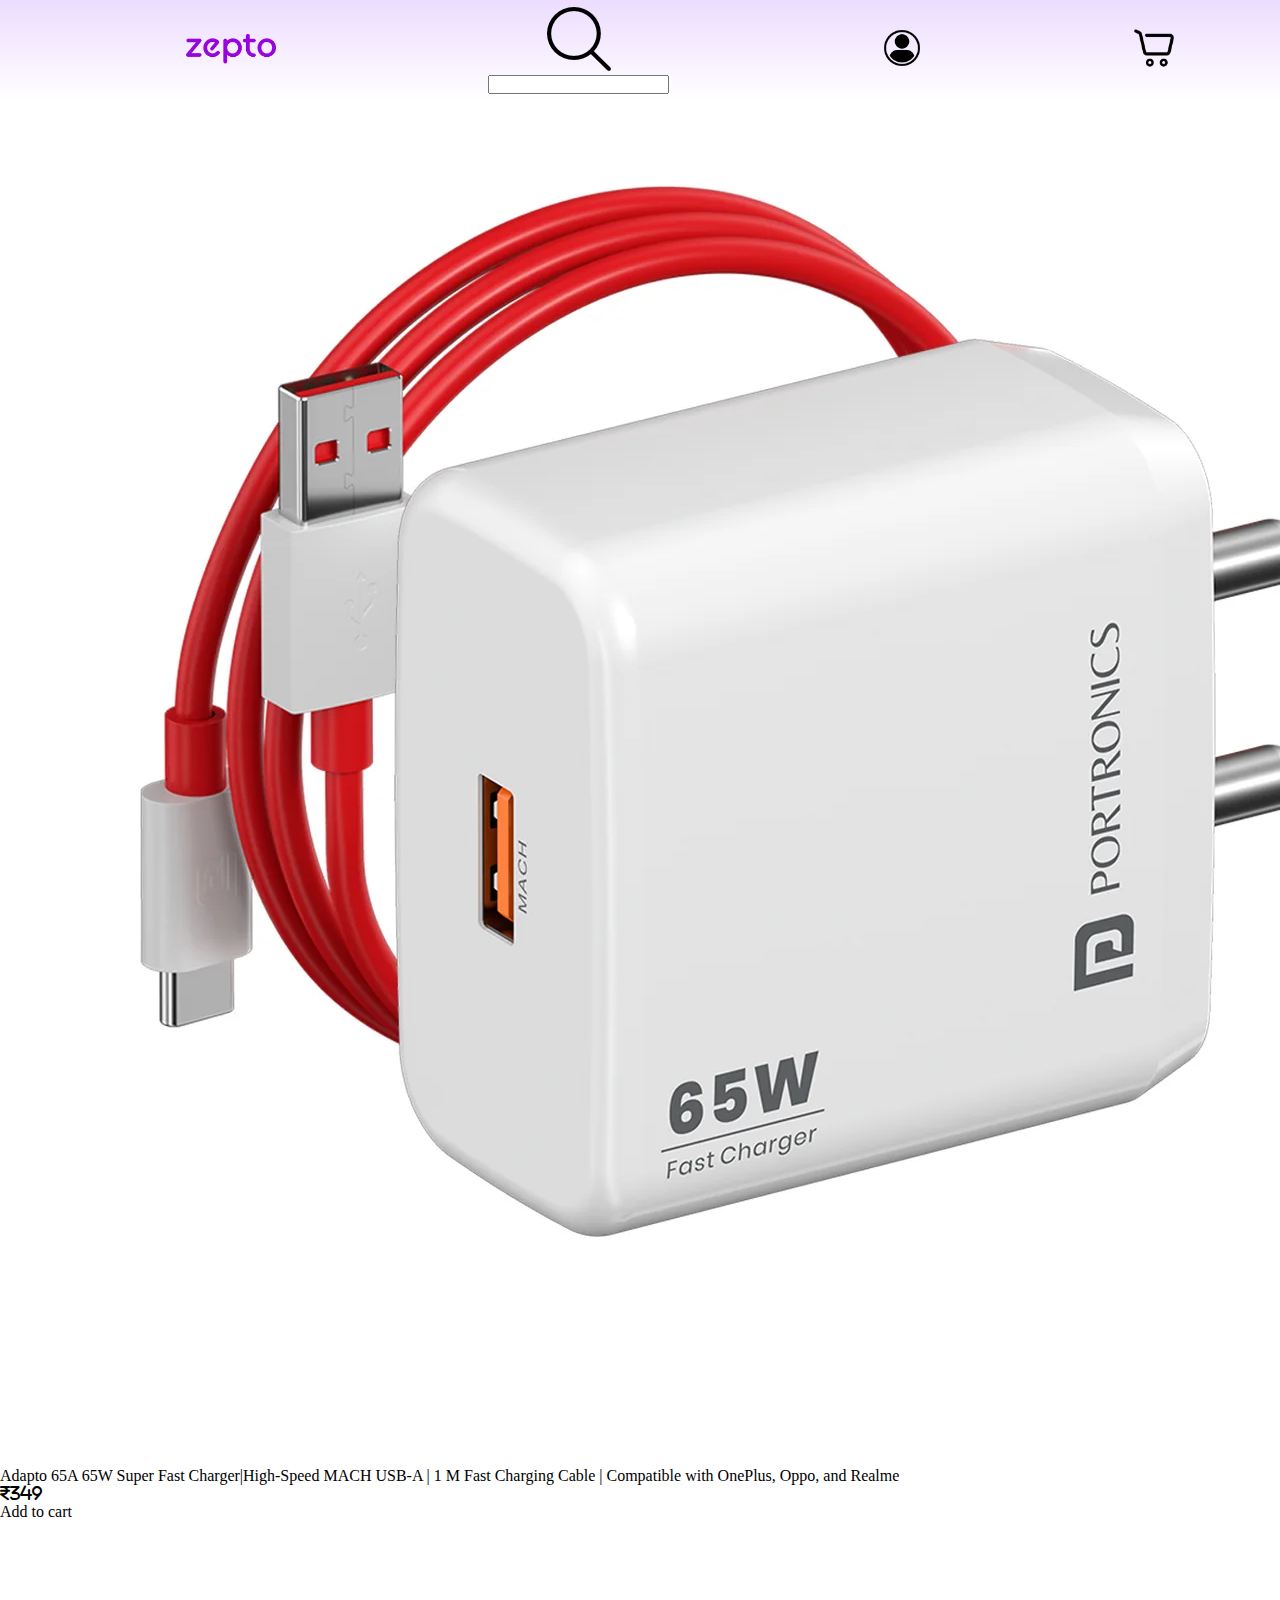
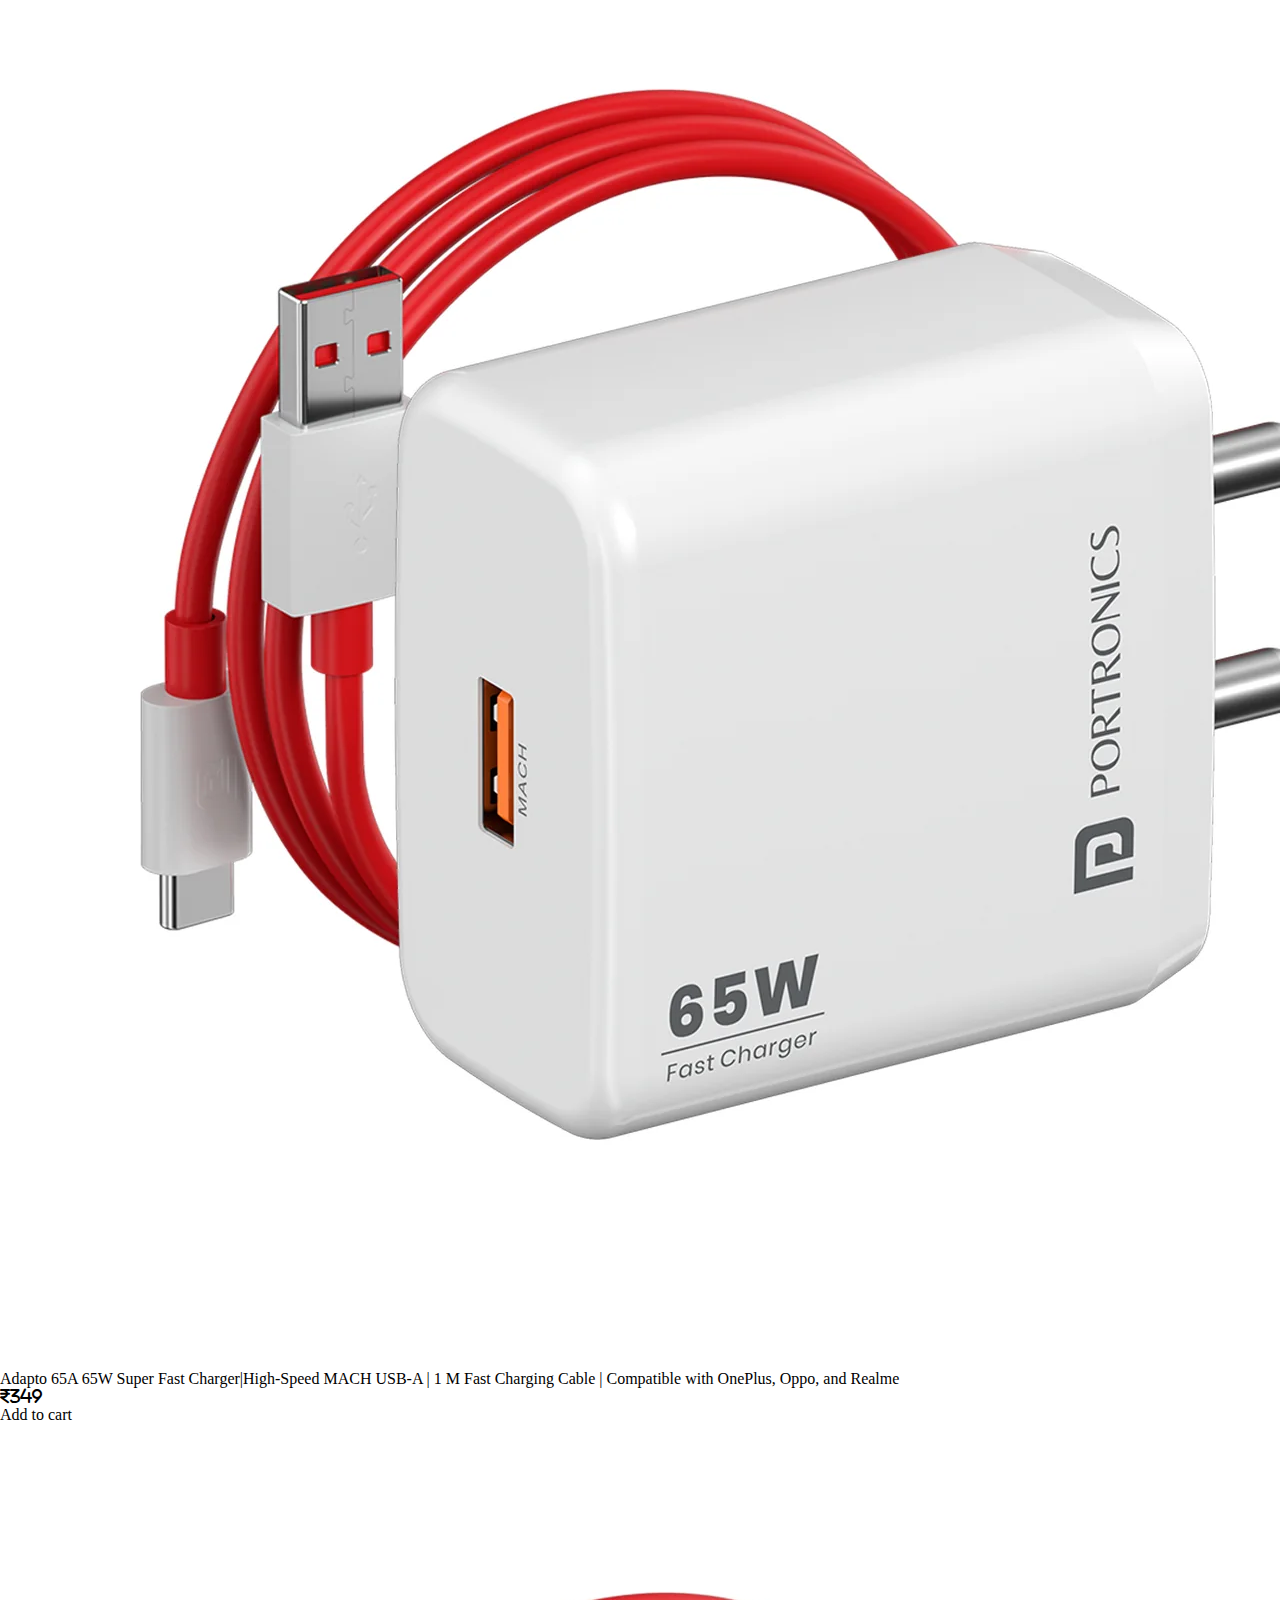
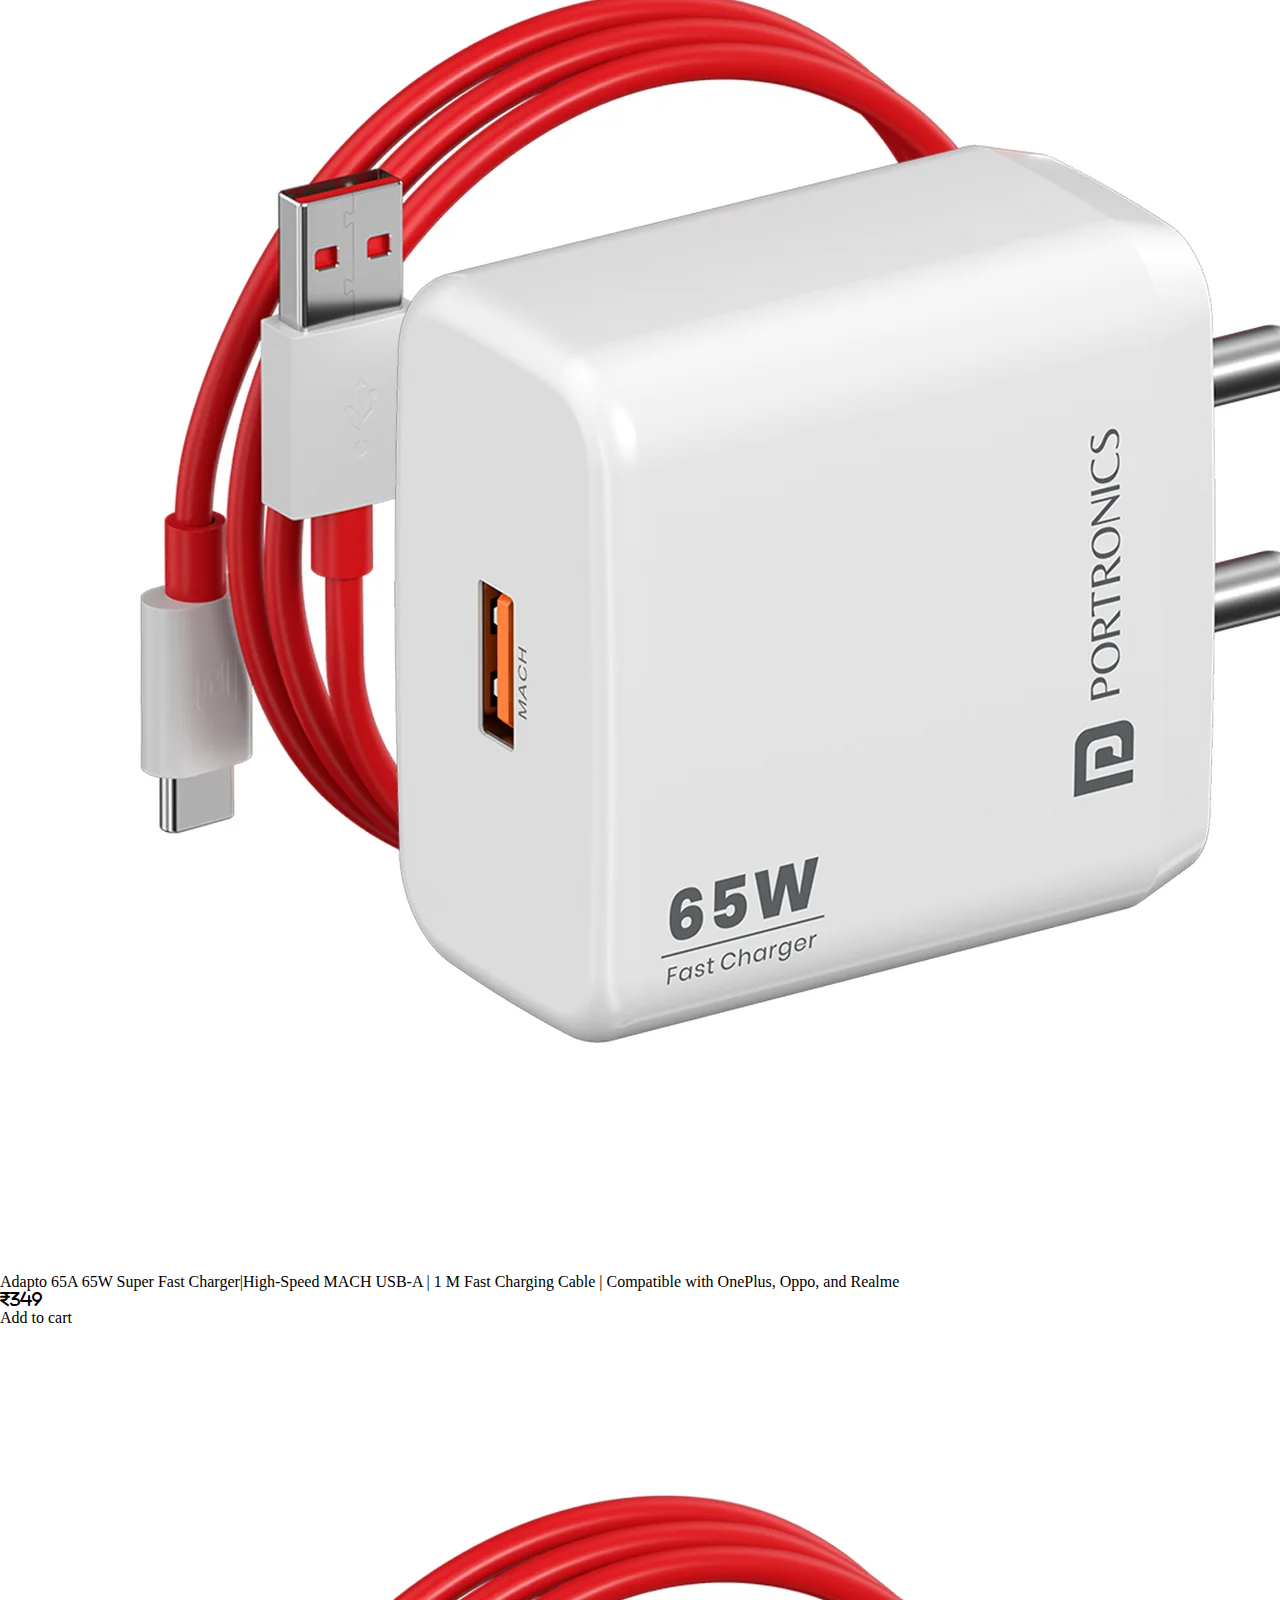
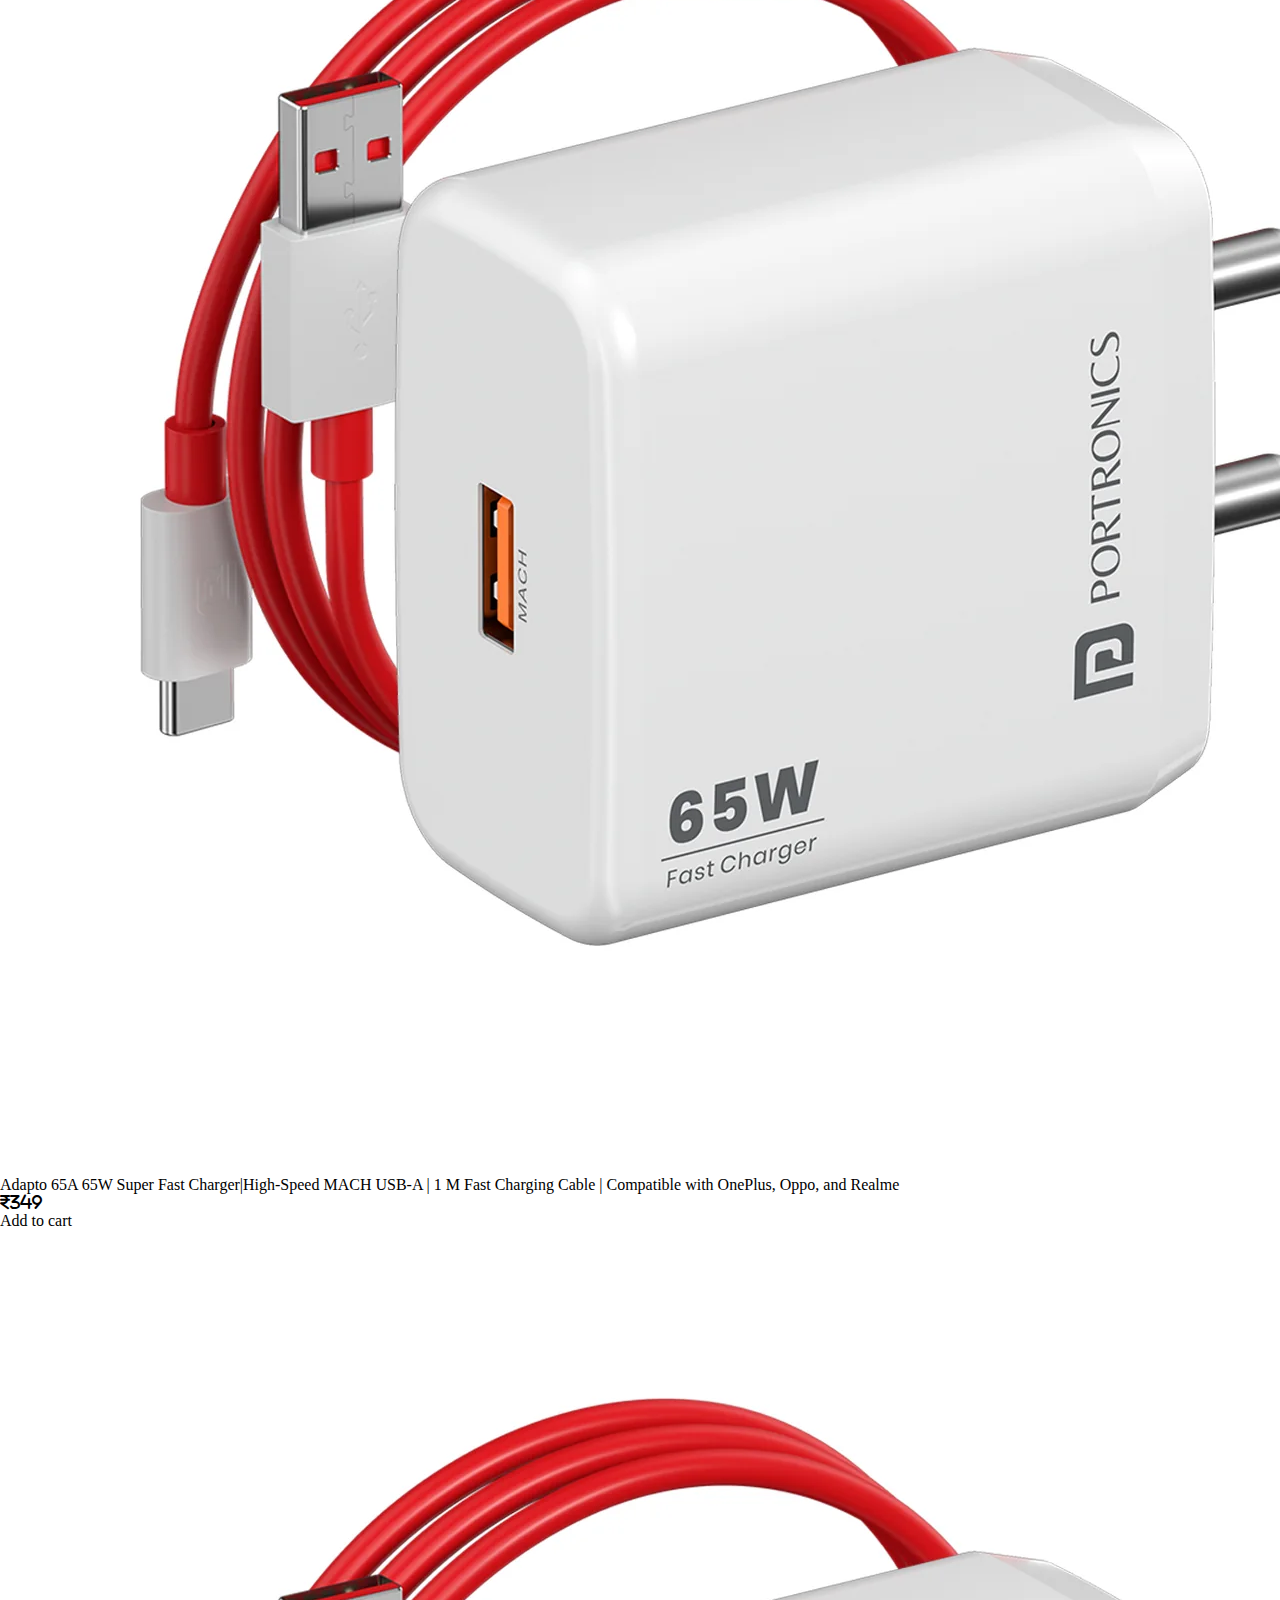
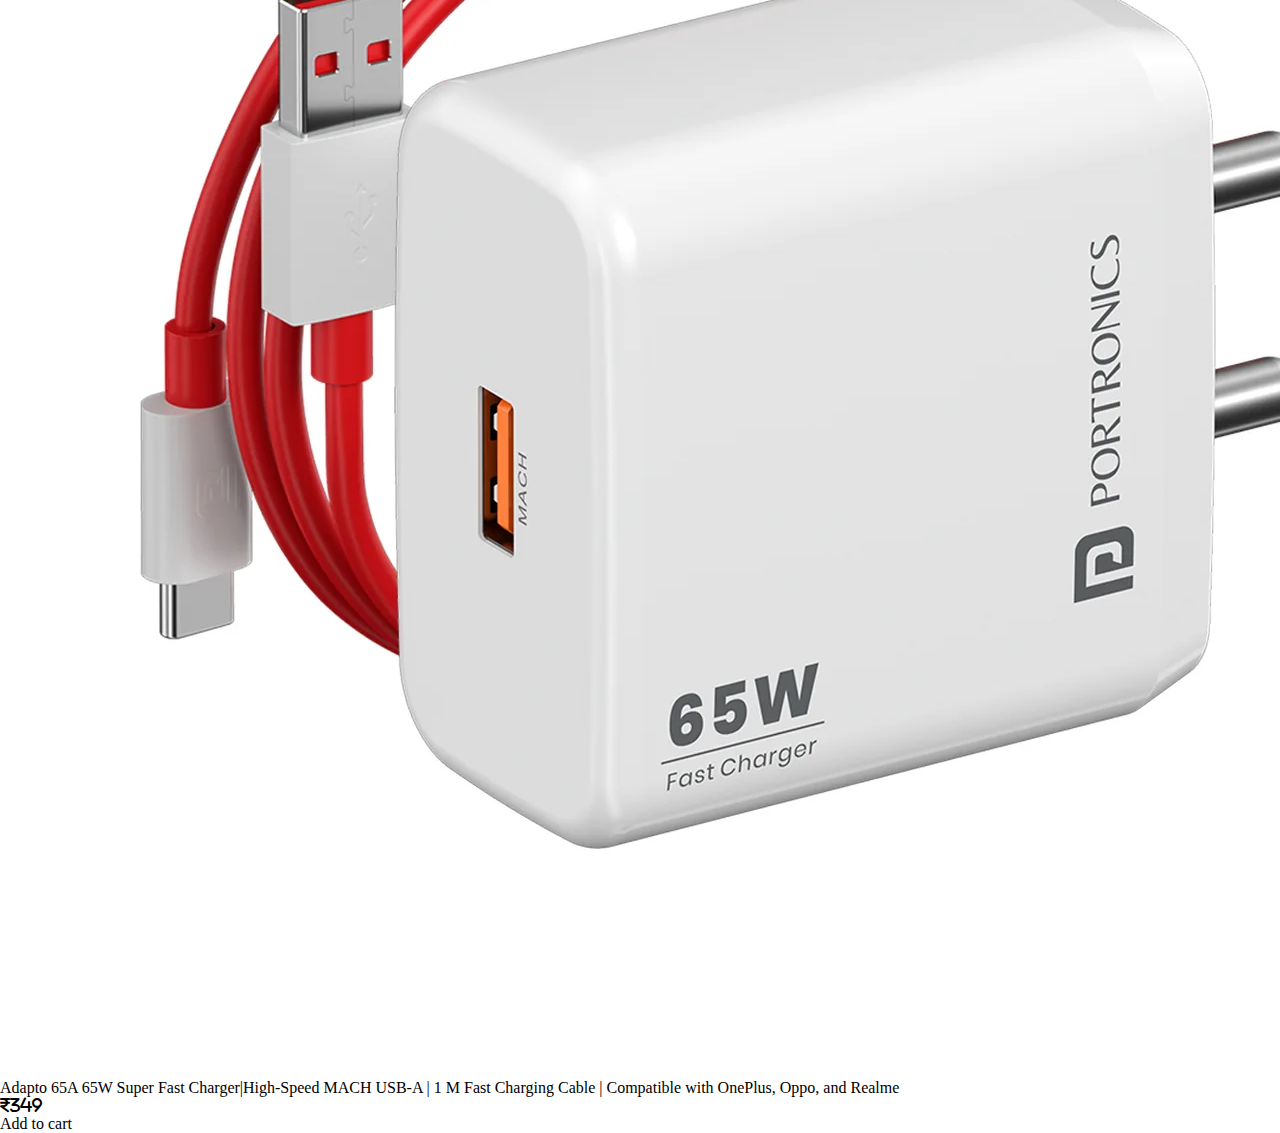
<file: see-all.html>
<!DOCTYPE html>
<html lang="en">

<head>
    <meta charset="UTF-8">
    <meta name="viewport" content="width=device-width, initial-scale=1.0">
    <title>Mobile Accessories</title>
    <link rel="stylesheet" href="style.css">
    <link rel="stylesheet" href="https://cdnjs.cloudflare.com/ajax/libs/font-awesome/6.7.2/css/all.min.css"
        integrity="sha512-Evv84Mr4kqVGRNSgIGL/F/aIDqQb7xQ2vcrdIwxfjThSH8CSR7PBEakCr51Ck+w+/U6swU2Im1vVX0SVk9ABhg=="
        crossorigin="anonymous" referrerpolicy="no-referrer" />
</head>

<body>
    <header id="navbar">
        <div class="logo">
            <img src="./Images/Zepto_Logo.png" alt="">
        </div>


        <div id="search">
            <div class="search-icon">
                <img src="./Images/Search_Icon.png" alt="">
            </div>

            <div class="search-bar">
                <input type="text" class="input-box">
            </div>
        </div>

        <div class="login-icon">
            <img src="./Images/LogIn.png" alt="">
        </div>

        <div class="cart-icon">
            <img src="./Images/Cart.png" alt="">
        </div>
    </header>

    <nav id="product">Mobile Accessories</nav>

    <div class="categories">
        <img src="./Images/mobile2.webp" alt="">

        <p>Adapto 65A
            65W Super Fast Charger|High-Speed MACH USB-A | 1 M Fast Charging Cable | Compatible with OnePlus, Oppo,
            and Realme</p>
        <i class="fa-solid fa-indian-rupee-sign">349</i>
        <div class="addto">Add to cart</div>
    </div>

    <div class="categories">
        <img src="./Images/mobile2.webp" alt="">

        <p>Adapto 65A
            65W Super Fast Charger|High-Speed MACH USB-A | 1 M Fast Charging Cable | Compatible with OnePlus, Oppo,
            and Realme</p>
        <i class="fa-solid fa-indian-rupee-sign">349</i>
        <div class="addto">Add to cart</div>
    </div>


    <div class="categories">
        <img src="./Images/mobile2.webp" alt="">

        <p>Adapto 65A
            65W Super Fast Charger|High-Speed MACH USB-A | 1 M Fast Charging Cable | Compatible with OnePlus, Oppo,
            and Realme</p>
        <i class="fa-solid fa-indian-rupee-sign">349</i>
        <div class="addto">Add to cart</div>
    </div>
    <div class="categories">
        <img src="./Images/mobile2.webp" alt="">

        <p>Adapto 65A
            65W Super Fast Charger|High-Speed MACH USB-A | 1 M Fast Charging Cable | Compatible with OnePlus, Oppo,
            and Realme</p>
        <i class="fa-solid fa-indian-rupee-sign">349</i>
        <div class="addto">Add to cart</div>
    </div>

    <div class="categories">
        <img src="./Images/mobile2.webp" alt="">

        <p>Adapto 65A
            65W Super Fast Charger|High-Speed MACH USB-A | 1 M Fast Charging Cable | Compatible with OnePlus, Oppo,
            and Realme</p>
        <i class="fa-solid fa-indian-rupee-sign">349</i>
        <div class="addto">Add to cart</div>
    </div>


</body>

</html>
</file>
<file: style.css>
* {
    margin: 0;
    padding: 0;
}

#navbar {
    height: 100px;
    width: 100%;
    position: fixed;
    /* top: 0;
    left: 0;
    right: 0;
    bottom: 0; */
    background: linear-gradient(#ECDCFF, #FFFFFF);
    text-align: center;
    display: flex;
    justify-content: space-around;
    align-items: center;
    /* border-radius: 1px solid; */
}

#navbar .logo img {
    margin-left: 80px;
    min-width: 90px;
    margin-top: 2px;
    height: 30px;
}

#navbar .search {
    display: flex;
    justify-content: center;
    height: 40px;
    border: 3px solid rgb(212, 206, 206);
    border-radius: 10px;
    align-items: center;
}

#navbar .search .search-icon img {
    /* border: 1px solid; */
    border-right: 1px solid rgb(212, 206, 206);
    height: 23px;
    padding: 10px;
}

#navbar .search .search-bar {
    width: 800px;
    height: 40px;
    /* border: 1px solid; */
}

#navbar .login-icon img {
    height: 40px;
}

#navbar .cart-icon img {
    height: 40px;
}

#navbar .search .search-bar .input-box {
    width: 800px;
    height: 40px;
    /* background-color: ; */
    border-radius: 10px 10px;
    border: none;
    font-size: 20px;
    outline-style: none;
}

#hero-section {
    width: 80%;
    margin: auto;
    /* margin-right: ; */
    /* padding: 16px; */
}

#hero-section img {
    width: 1000px;
    /* margin:  */
}

input:focus {
    border: none;
}


/* #item1 {
    display: flex;
    flex-direction: column;
    justify-content: start;
    align-items: center;
} */

.item .text {
    /* font-size: 20px; */
    font-weight: bold;
    padding: 20px 0 0 50px;
    margin: 0 0 25px 0;
    text-transform: capitalize;
}

.item .products {
    display: flex;
    justify-content: space-around;
    align-items: center;
    flex-wrap: wrap;
    align-content: space-around;
    margin: 10px;
    padding: 2px;
    gap: 5px;
}

.item .products .product {
    margin-top: 30px;
}

.item .products .product img {
    width: 238px;
    display: flex;
    flex-direction: column;
    justify-content: center;
    align-items: center;
    height: 190px;
    /* border: 2px solid; */
    border-radius: 5px;
    box-shadow: 5px 5px 5px gray;
    background-size: cover;
}


/* #item1 .products .product img1 {
    flex-grow: 2;
} */

.item .products .product .description {
    font-weight: bolder;
    font-size: 20px;
    text-align: center;
    margin: 10px;
    padding: 5px;
    text-transform: capitalize;
}
</file>
